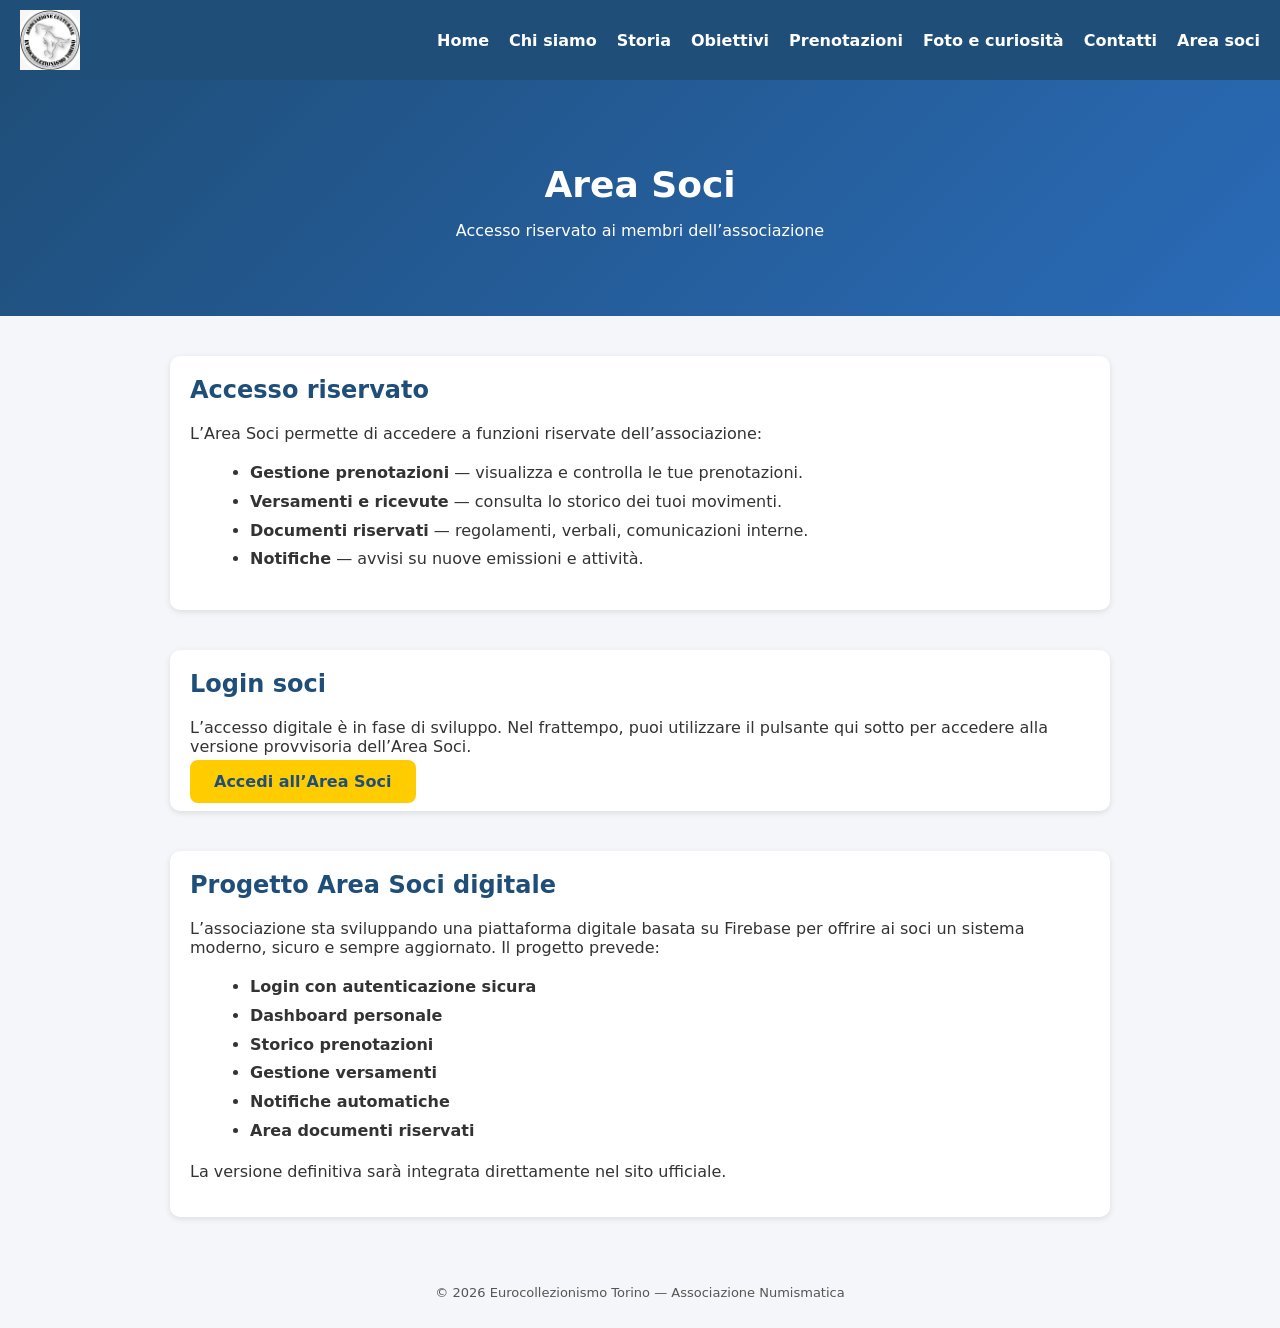
<file: area-soci.html>
<!DOCTYPE html>
<html lang="it">
<head>
  <meta charset="UTF-8">
  <meta name="viewport" content="width=device-width, initial-scale=1.0">
  <title>Area Soci</title>
  <link rel="stylesheet" href="style.css">
</head>

<body>

<!-- NAVBAR -->
<nav class="navbar">
  <img src="img/logo.jpg" class="logo-small" alt="Logo Eurocollezionismo Torino">

  <div class="hamburger" onclick="toggleMenu()">
    <span></span>
    <span></span>
    <span></span>
  </div>

  <ul id="menu">
    <li><a href="index.html">Home</a></li>
    <li><a href="chi-siamo.html">Chi siamo</a></li>
    <li><a href="storia.html">Storia</a></li>
    <li><a href="obiettivi.html">Obiettivi</a></li>
    <li><a href="prenotazioni.html">Prenotazioni</a></li>
    <li><a href="foto-curiosita.html">Foto e curiosità</a></li>
    <li><a href="contatti.html">Contatti</a></li>
    <li><a href="area-soci.html">Area soci</a></li>
  </ul>
</nav>

<!-- HERO -->
<header class="hero">
  <h1>Area Soci</h1>
  <p>Accesso riservato ai membri dell’associazione</p>
</header>

<!-- CONTENUTO -->
<section class="content-section">
  <h2>Accesso riservato</h2>
  <p>
    L’Area Soci permette di accedere a funzioni riservate dell’associazione:
  </p>

  <ul class="values-list">
    <li><strong>Gestione prenotazioni</strong> — visualizza e controlla le tue prenotazioni.</li>
    <li><strong>Versamenti e ricevute</strong> — consulta lo storico dei tuoi movimenti.</li>
    <li><strong>Documenti riservati</strong> — regolamenti, verbali, comunicazioni interne.</li>
    <li><strong>Notifiche</strong> — avvisi su nuove emissioni e attività.</li>
  </ul>
</section>

<section class="content-section">
  <h2>Login soci</h2>
  <p>
    L’accesso digitale è in fase di sviluppo. Nel frattempo, puoi utilizzare il pulsante
    qui sotto per accedere alla versione provvisoria dell’Area Soci.
  </p>

  <div class="centered">
    <a class="cta-button" href="https://eurocollezionismotorino.web.app">
      Accedi all’Area Soci
    </a>
  </div>
</section>

<section class="content-section">
  <h2>Progetto Area Soci digitale</h2>
  <p>
    L’associazione sta sviluppando una piattaforma digitale basata su Firebase per offrire
    ai soci un sistema moderno, sicuro e sempre aggiornato. Il progetto prevede:
  </p>

  <ul class="values-list">
    <li><strong>Login con autenticazione sicura</strong></li>
    <li><strong>Dashboard personale</strong></li>
    <li><strong>Storico prenotazioni</strong></li>
    <li><strong>Gestione versamenti</strong></li>
    <li><strong>Notifiche automatiche</strong></li>
    <li><strong>Area documenti riservati</strong></li>
  </ul>

  <p>
    La versione definitiva sarà integrata direttamente nel sito ufficiale.
  </p>
</section>

<!-- FOOTER -->
<footer>
  <p>© 2026 Eurocollezionismo Torino — Associazione Numismatica</p>
</footer>

<!-- SCRIPT HAMBURGER -->
<script>
  function toggleMenu() {
    const menu = document.getElementById("menu");
    const hamburger = document.querySelector(".hamburger");

    menu.classList.toggle("show");
    hamburger.classList.toggle("active");
  }
</script>

</body>
</html>
</file>
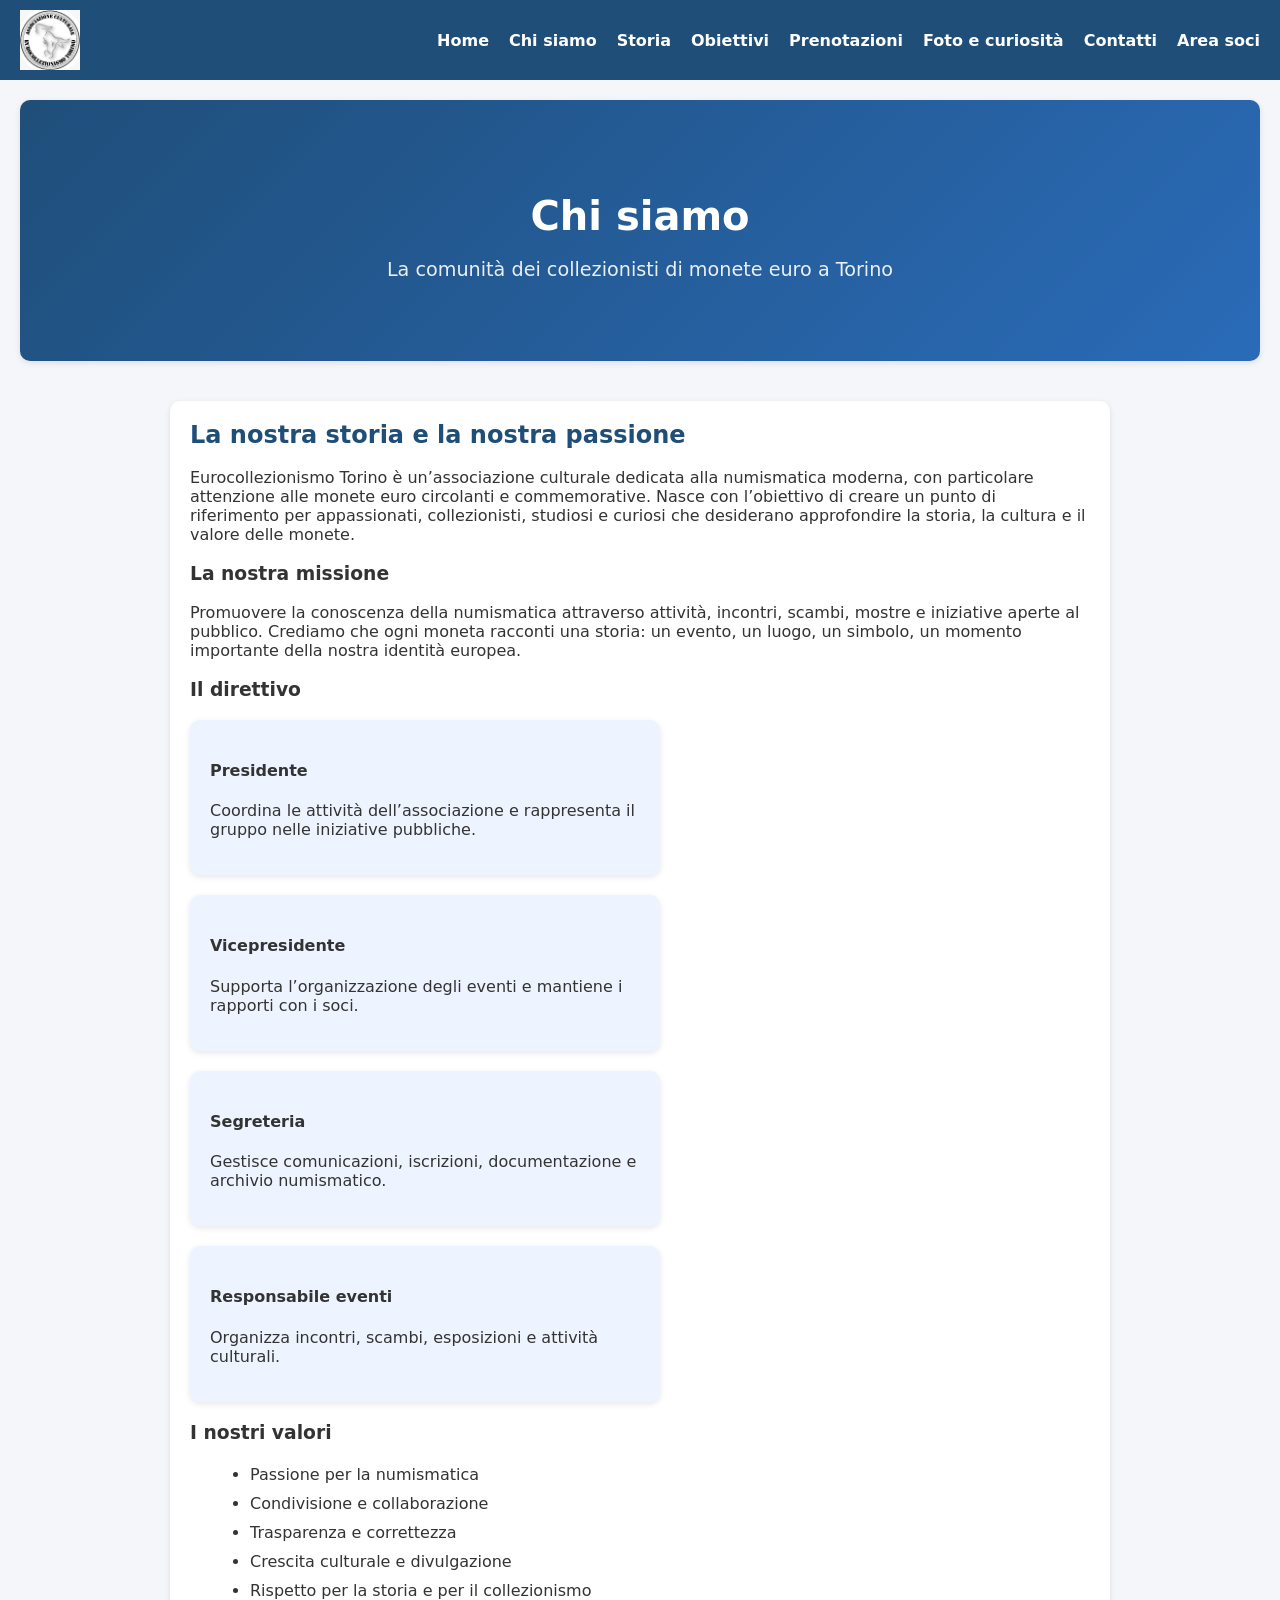
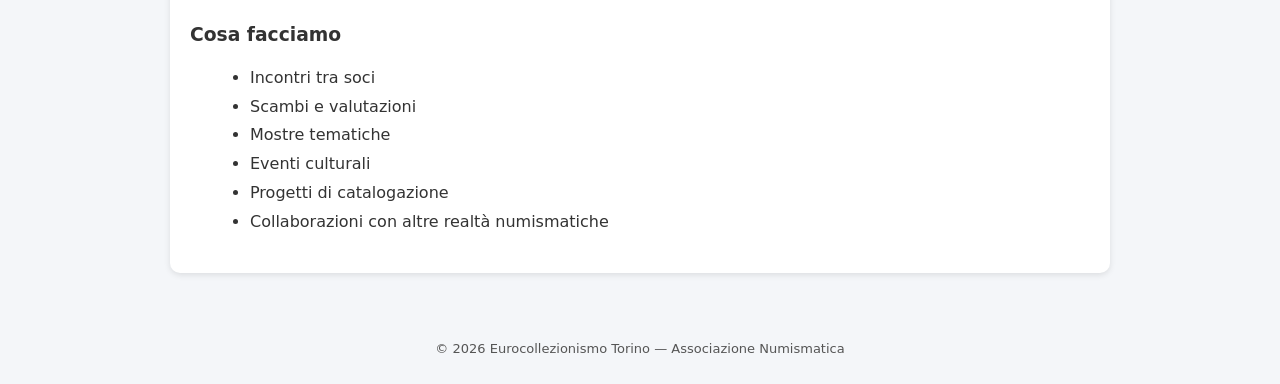
<file: chi-siamo.html>
<!DOCTYPE html>
<html lang="it">
<head>
<meta name="viewport" content="width=device-width, initial-scale=1.0">

  <meta charset="UTF-8">
  <title>Chi siamo - Eurocollezionismo Torino</title>
  <link rel="stylesheet" href="style.css">
</head>
<script>
  function toggleMenu() {
    const menu = document.getElementById("menu");
    const hamburger = document.querySelector(".hamburger");

    menu.classList.toggle("show");
    hamburger.classList.toggle("active");
  }
</script>

<body>

<nav class="navbar">
  <img src="img/logo.jpg" class="logo-small" alt="Logo Eurocollezionismo Torino">

  <div class="hamburger" onclick="toggleMenu()">
    <span></span>
    <span></span>
    <span></span>
  </div>

  <ul id="menu">
    <li><a href="index.html">Home</a></li>
    <li><a href="chi-siamo.html">Chi siamo</a></li>
    <li><a href="storia.html">Storia</a></li>
    <li><a href="obiettivi.html">Obiettivi</a></li>
    <li><a href="prenotazioni.html">Prenotazioni</a></li>
    <li><a href="foto-curiosita.html">Foto e curiosità</a></li>
    <li><a href="contatti.html">Contatti</a></li>
    <li><a href="area-soci.html">Area soci</a></li>
  </ul>
</nav>



<!-- HERO -->
<section class="hero">
  <div class="hero-content">
    <h1>Chi siamo</h1>
    <p>La comunità dei collezionisti di monete euro a Torino</p>
  </div>
</section>

<!-- CONTENUTO PRINCIPALE -->
<section class="content-section">
  <h2>La nostra storia e la nostra passione</h2>
  <p>
    Eurocollezionismo Torino è un’associazione culturale dedicata alla numismatica moderna,
    con particolare attenzione alle monete euro circolanti e commemorative.  
    Nasce con l’obiettivo di creare un punto di riferimento per appassionati, collezionisti,
    studiosi e curiosi che desiderano approfondire la storia, la cultura e il valore delle monete.
  </p>

  <h3>La nostra missione</h3>
  <p>
    Promuovere la conoscenza della numismatica attraverso attività, incontri, scambi,
    mostre e iniziative aperte al pubblico.  
    Crediamo che ogni moneta racconti una storia: un evento, un luogo, un simbolo,
    un momento importante della nostra identità europea.
  </p>

  <h3>Il direttivo</h3>
  <div class="card-container">
    <div class="card">
      <h4>Presidente</h4>
      <p>Coordina le attività dell’associazione e rappresenta il gruppo nelle iniziative pubbliche.</p>
    </div>

    <div class="card">
      <h4>Vicepresidente</h4>
      <p>Supporta l’organizzazione degli eventi e mantiene i rapporti con i soci.</p>
    </div>

    <div class="card">
      <h4>Segreteria</h4>
      <p>Gestisce comunicazioni, iscrizioni, documentazione e archivio numismatico.</p>
    </div>

    <div class="card">
      <h4>Responsabile eventi</h4>
      <p>Organizza incontri, scambi, esposizioni e attività culturali.</p>
    </div>
  </div>

  <h3>I nostri valori</h3>
  <ul class="values-list">
    <li>Passione per la numismatica</li>
    <li>Condivisione e collaborazione</li>
    <li>Trasparenza e correttezza</li>
    <li>Crescita culturale e divulgazione</li>
    <li>Rispetto per la storia e per il collezionismo</li>
  </ul>

  <h3>Cosa facciamo</h3>
  <ul class="activities-list">
    <li>Incontri tra soci</li>
    <li>Scambi e valutazioni</li>
    <li>Mostre tematiche</li>
    <li>Eventi culturali</li>
    <li>Progetti di catalogazione</li>
    <li>Collaborazioni con altre realtà numismatiche</li>
  </ul>
</section>

<!-- FOOTER -->
<footer>
  <p>© 2026 Eurocollezionismo Torino — Associazione Numismatica</p>
</footer>

</body>
</html>
</file>
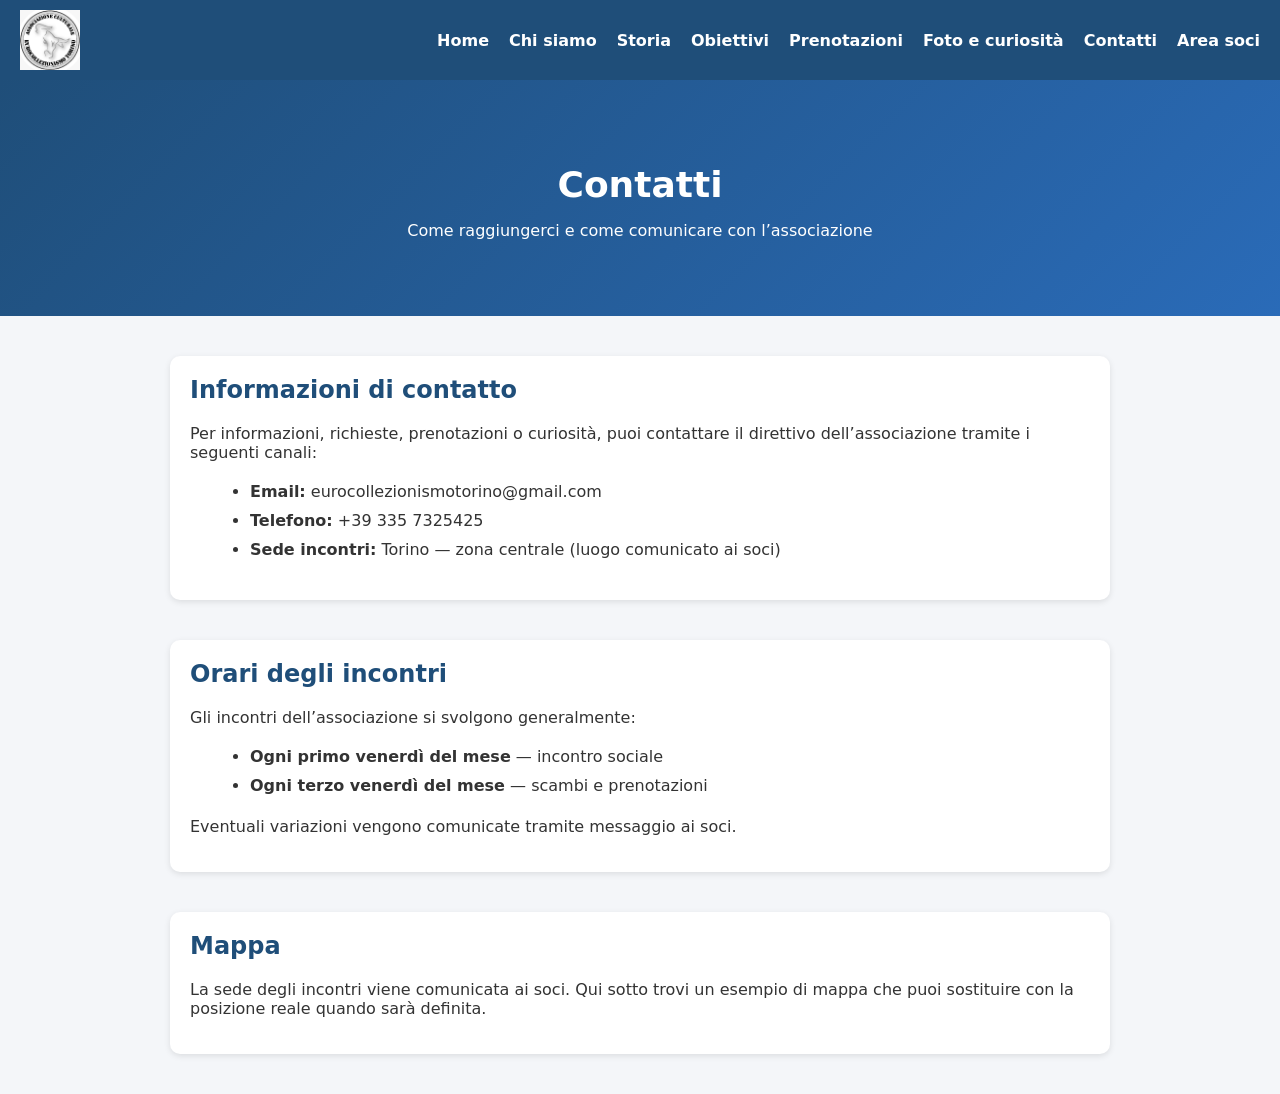
<file: contatti.html>
<!DOCTYPE html>
<html lang="it">
<head>
  <meta charset="UTF-8">
  <meta name="viewport" content="width=device-width, initial-scale=1.0">
  <title>Contatti</title>
  <link rel="stylesheet" href="style.css">
</head>

<body>

<!-- NAVBAR -->
<nav class="navbar">
  <img src="img/logo.jpg" class="logo-small" alt="Logo Eurocollezionismo Torino">

  <div class="hamburger" onclick="toggleMenu()">
    <span></span>
    <span></span>
    <span></span>
  </div>

  <ul id="menu">
    <li><a href="index.html">Home</a></li>
    <li><a href="chi-siamo.html">Chi siamo</a></li>
    <li><a href="storia.html">Storia</a></li>
    <li><a href="obiettivi.html">Obiettivi</a></li>
    <li><a href="prenotazioni.html">Prenotazioni</a></li>
    <li><a href="foto-curiosita.html">Foto e curiosità</a></li>
    <li><a href="contatti.html">Contatti</a></li>
    <li><a href="area-soci.html">Area soci</a></li>
  </ul>
</nav>

<!-- HERO -->
<header class="hero">
  <h1>Contatti</h1>
  <p>Come raggiungerci e come comunicare con l’associazione</p>
</header>

<!-- CONTENUTO -->
<section class="content-section">
  <h2>Informazioni di contatto</h2>
  <p>
    Per informazioni, richieste, prenotazioni o curiosità, puoi contattare il direttivo
    dell’associazione tramite i seguenti canali:
  </p>

  <ul class="values-list">
    <li><strong>Email:</strong> eurocollezionismotorino@gmail.com</li>
    <li><strong>Telefono:</strong> +39 335 7325425</li>
    <li><strong>Sede incontri:</strong> Torino — zona centrale (luogo comunicato ai soci)</li>
  </ul>
</section>

<section class="content-section">
  <h2>Orari degli incontri</h2>
  <p>
    Gli incontri dell’associazione si svolgono generalmente:
  </p>

  <ul class="values-list">
    <li><strong>Ogni primo venerdì del mese</strong> — incontro sociale</li>
    <li><strong>Ogni terzo venerdì del mese</strong> — scambi e prenotazioni</li>
  </ul>

  <p>
    Eventuali variazioni vengono comunicate tramite messaggio ai soci.
  </p>
</section>

<section class="content-section">
  <h2>Mappa</h2>
  <p>
    La sede degli incontri viene comunicata ai soci. Qui sotto trovi un esempio di mappa
    che puoi sostituire con la posizione reale quando sarà definita.
  </p>

  <div class="map-container">
    <iframe
      src="https://www.google.com/maps/embed?pb=!1m18!1m12!1m3!1d2829.937983371954!2d7.686856315535266!3d45.07031297909871!2m3!1f0!2f0!3f0!3m2!1i1024!2i
</file>
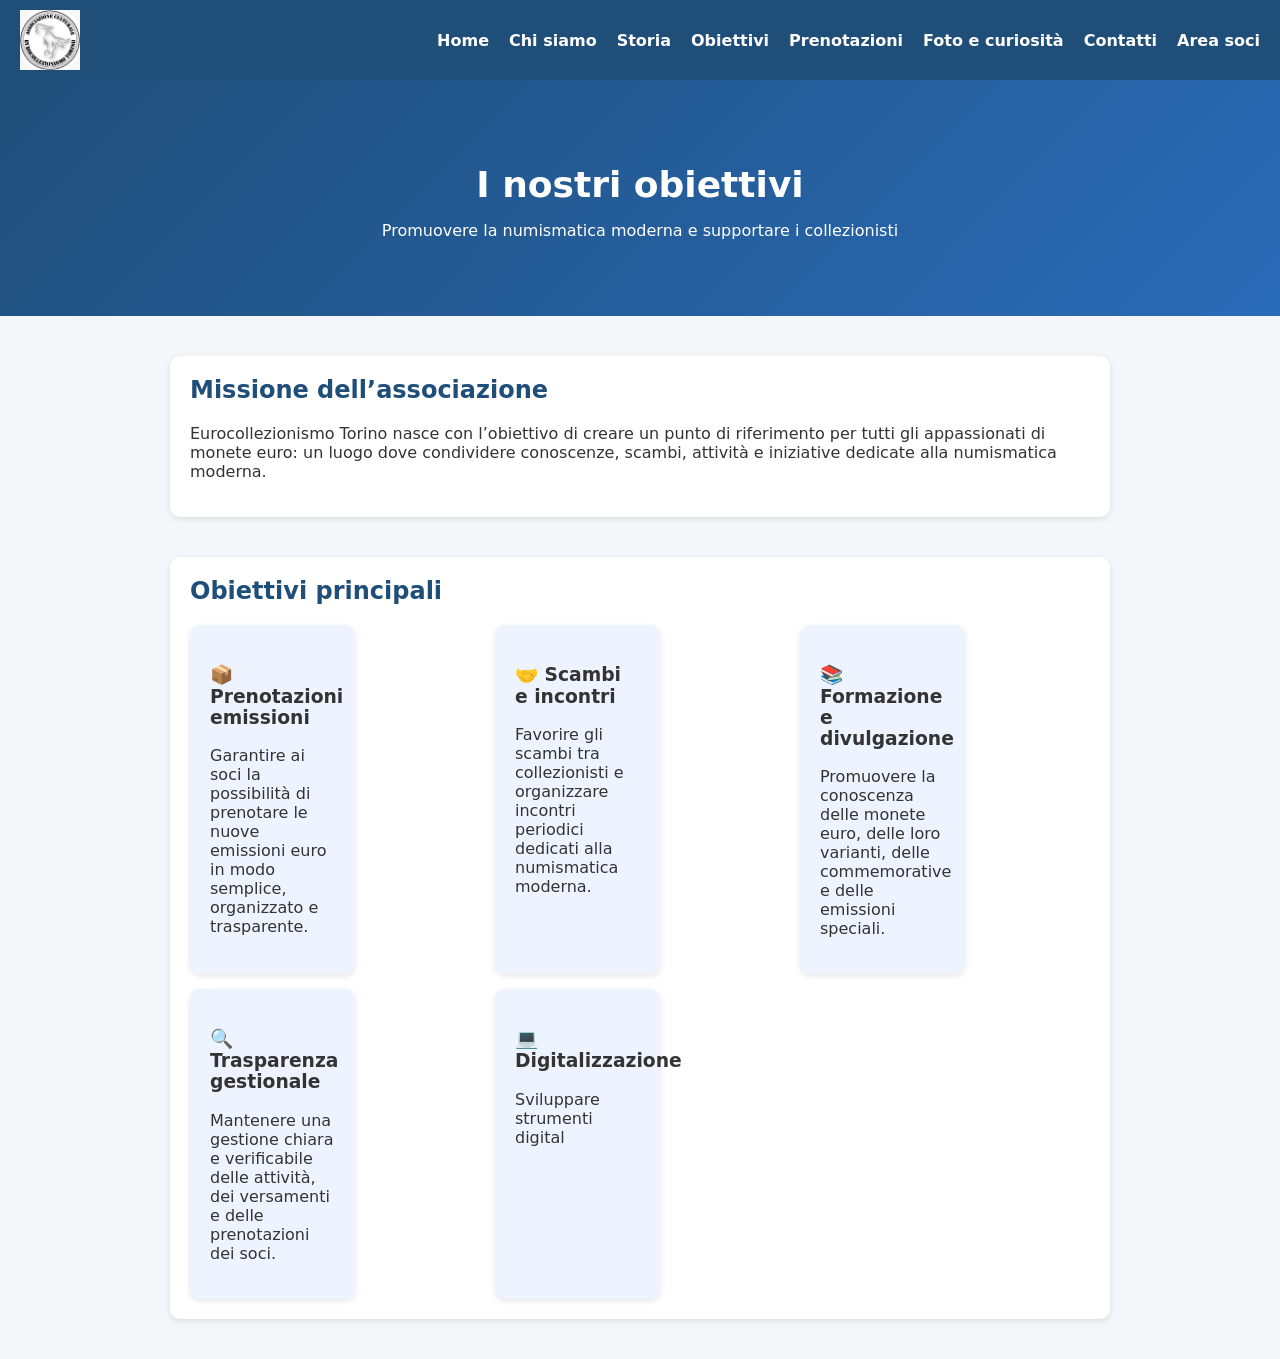
<file: obiettivi.html>
<!DOCTYPE html>
<html lang="it">
<head>
  <meta charset="UTF-8">
  <meta name="viewport" content="width=device-width, initial-scale=1.0">
  <title>Obiettivi dell’Associazione</title>
  <link rel="stylesheet" href="style.css">
</head>

<body>

<!-- NAVBAR -->
<nav class="navbar">
  <img src="img/logo.jpg" class="logo-small" alt="Logo Eurocollezionismo Torino">

  <div class="hamburger" onclick="toggleMenu()">
    <span></span>
    <span></span>
    <span></span>
  </div>

  <ul id="menu">
    <li><a href="index.html">Home</a></li>
    <li><a href="chi-siamo.html">Chi siamo</a></li>
    <li><a href="storia.html">Storia</a></li>
    <li><a href="obiettivi.html">Obiettivi</a></li>
    <li><a href="prenotazioni.html">Prenotazioni</a></li>
    <li><a href="foto-curiosita.html">Foto e curiosità</a></li>
    <li><a href="contatti.html">Contatti</a></li>
    <li><a href="area-soci.html">Area soci</a></li>
  </ul>
</nav>

<!-- HERO -->
<header class="hero">
  <h1>I nostri obiettivi</h1>
  <p>Promuovere la numismatica moderna e supportare i collezionisti</p>
</header>

<!-- CONTENUTO -->
<section class="content-section">
  <h2>Missione dell’associazione</h2>
  <p>
    Eurocollezionismo Torino nasce con l’obiettivo di creare un punto di riferimento
    per tutti gli appassionati di monete euro: un luogo dove condividere conoscenze,
    scambi, attività e iniziative dedicate alla numismatica moderna.
  </p>
</section>

<section class="content-section">
  <h2>Obiettivi principali</h2>

  <div class="grid">
    <div class="card">
      <h3>📦 Prenotazioni emissioni</h3>
      <p>
        Garantire ai soci la possibilità di prenotare le nuove emissioni euro
        in modo semplice, organizzato e trasparente.
      </p>
    </div>

    <div class="card">
      <h3>🤝 Scambi e incontri</h3>
      <p>
        Favorire gli scambi tra collezionisti e organizzare incontri periodici
        dedicati alla numismatica moderna.
      </p>
    </div>

    <div class="card">
      <h3>📚 Formazione e divulgazione</h3>
      <p>
        Promuovere la conoscenza delle monete euro, delle loro varianti,
        delle commemorative e delle emissioni speciali.
      </p>
    </div>

    <div class="card">
      <h3>🔍 Trasparenza gestionale</h3>
      <p>
        Mantenere una gestione chiara e verificabile delle attività,
        dei versamenti e delle prenotazioni dei soci.
      </p>
    </div>

    <div class="card">
      <h3>💻 Digitalizzazione</h3>
      <p>
        Sviluppare strumenti digital
</file>
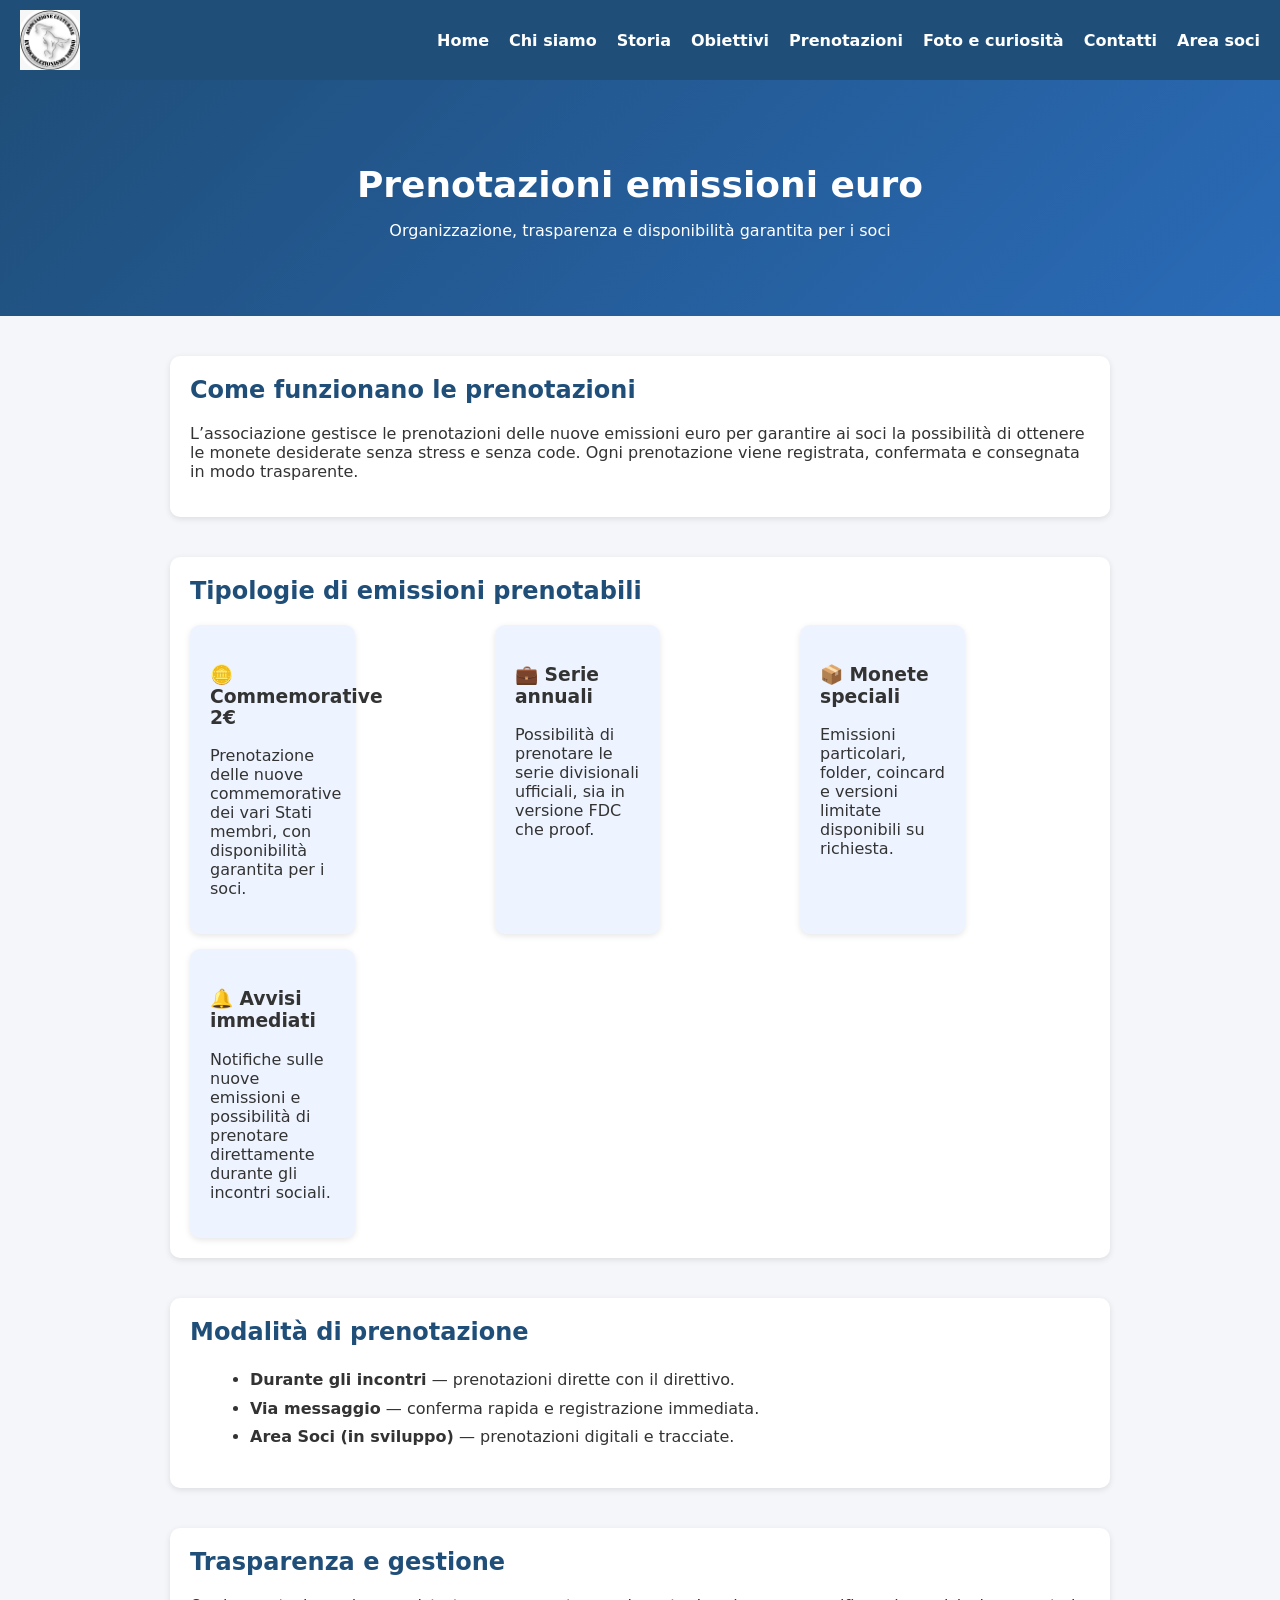
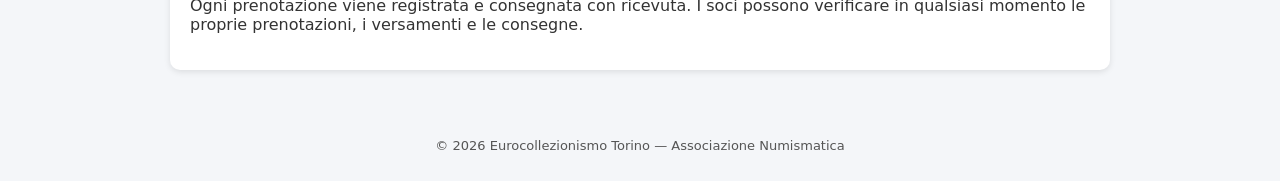
<file: prenotazioni.html>
<!DOCTYPE html>
<html lang="it">
<head>
  <meta charset="UTF-8">
  <meta name="viewport" content="width=device-width, initial-scale=1.0">
  <title>Prenotazioni Emissioni Euro</title>
  <link rel="stylesheet" href="style.css">
</head>

<body>

<!-- NAVBAR -->
<nav class="navbar">
  <img src="img/logo.jpg" class="logo-small" alt="Logo Eurocollezionismo Torino">

  <div class="hamburger" onclick="toggleMenu()">
    <span></span>
    <span></span>
    <span></span>
  </div>

  <ul id="menu">
    <li><a href="index.html">Home</a></li>
    <li><a href="chi-siamo.html">Chi siamo</a></li>
    <li><a href="storia.html">Storia</a></li>
    <li><a href="obiettivi.html">Obiettivi</a></li>
    <li><a href="prenotazioni.html">Prenotazioni</a></li>
    <li><a href="foto-curiosita.html">Foto e curiosità</a></li>
    <li><a href="contatti.html">Contatti</a></li>
    <li><a href="area-soci.html">Area soci</a></li>
  </ul>
</nav>

<!-- HERO -->
<header class="hero">
  <h1>Prenotazioni emissioni euro</h1>
  <p>Organizzazione, trasparenza e disponibilità garantita per i soci</p>
</header>

<!-- CONTENUTO -->
<section class="content-section">
  <h2>Come funzionano le prenotazioni</h2>
  <p>
    L’associazione gestisce le prenotazioni delle nuove emissioni euro per garantire
    ai soci la possibilità di ottenere le monete desiderate senza stress e senza code.
    Ogni prenotazione viene registrata, confermata e consegnata in modo trasparente.
  </p>
</section>

<section class="content-section">
  <h2>Tipologie di emissioni prenotabili</h2>

  <div class="grid">
    <div class="card">
      <h3>🪙 Commemorative 2€</h3>
      <p>
        Prenotazione delle nuove commemorative dei vari Stati membri,
        con disponibilità garantita per i soci.
      </p>
    </div>

    <div class="card">
      <h3>💼 Serie annuali</h3>
      <p>
        Possibilità di prenotare le serie divisionali ufficiali,
        sia in versione FDC che proof.
      </p>
    </div>

    <div class="card">
      <h3>📦 Monete speciali</h3>
      <p>
        Emissioni particolari, folder, coincard e versioni limitate
        disponibili su richiesta.
      </p>
    </div>

    <div class="card">
      <h3>🔔 Avvisi immediati</h3>
      <p>
        Notifiche sulle nuove emissioni e possibilità di prenotare
        direttamente durante gli incontri sociali.
      </p>
    </div>
  </div>
</section>

<section class="content-section">
  <h2>Modalità di prenotazione</h2>
  <ul class="values-list">
    <li><strong>Durante gli incontri</strong> — prenotazioni dirette con il direttivo.</li>
    <li><strong>Via messaggio</strong> — conferma rapida e registrazione immediata.</li>
    <li><strong>Area Soci (in sviluppo)</strong> — prenotazioni digitali e tracciate.</li>
  </ul>
</section>

<section class="content-section">
  <h2>Trasparenza e gestione</h2>
  <p>
    Ogni prenotazione viene registrata e consegnata con ricevuta.
    I soci possono verificare in qualsiasi momento le proprie prenotazioni,
    i versamenti e le consegne.
  </p>
</section>

<!-- FOOTER -->
<footer>
  <p>© 2026 Eurocollezionismo Torino — Associazione Numismatica</p>
</footer>

<!-- SCRIPT HAMBURGER -->
<script>
  function toggleMenu() {
    const menu = document.getElementById("menu");
    const hamburger = document.querySelector(".hamburger");

    menu.classList.toggle("show");
    hamburger.classList.toggle("active");
  }
</script>

</body>
</html>
</file>
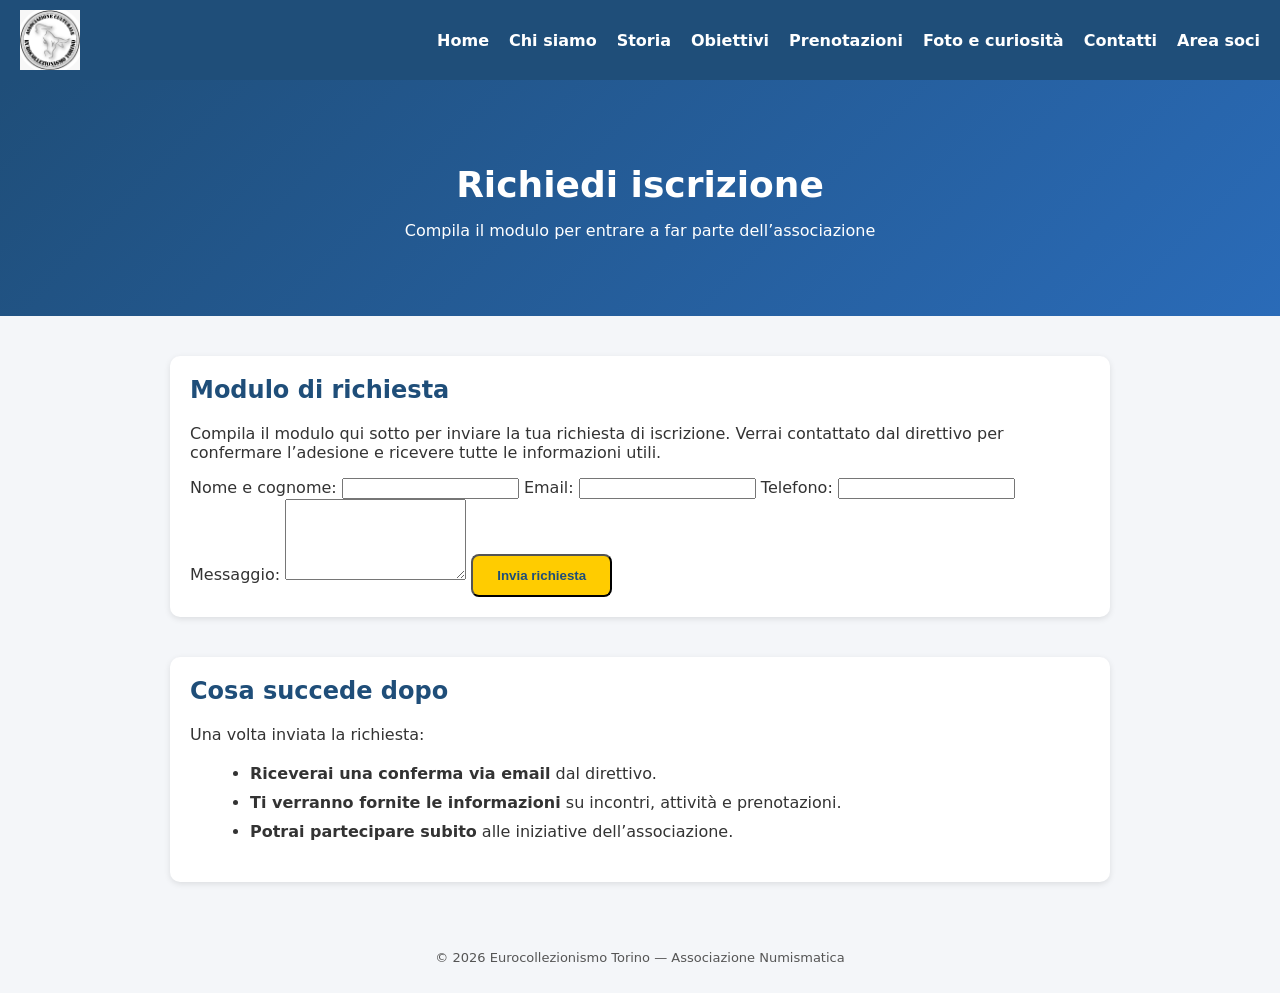
<file: richiedi iscrizione.html>
<!DOCTYPE html>
<html lang="it">
<head>
  <meta charset="UTF-8">
  <meta name="viewport" content="width=device-width, initial-scale=1.0">
  <title>Richiedi iscrizione</title>
  <link rel="stylesheet" href="style.css">
</head>

<body>

<!-- NAVBAR -->
<nav class="navbar">
  <img src="img/logo.jpg" class="logo-small" alt="Logo Eurocollezionismo Torino">

  <div class="hamburger" onclick="toggleMenu()">
    <span></span>
    <span></span>
    <span></span>
  </div>

  <ul id="menu">
    <li><a href="index.html">Home</a></li>
    <li><a href="chi-siamo.html">Chi siamo</a></li>
    <li><a href="storia.html">Storia</a></li>
    <li><a href="obiettivi.html">Obiettivi</a></li>
    <li><a href="prenotazioni.html">Prenotazioni</a></li>
    <li><a href="foto-curiosita.html">Foto e curiosità</a></li>
    <li><a href="contatti.html">Contatti</a></li>
    <li><a href="area-soci.html">Area soci</a></li>
  </ul>
</nav>

<!-- HERO -->
<header class="hero">
  <h1>Richiedi iscrizione</h1>
  <p>Compila il modulo per entrare a far parte dell’associazione</p>
</header>

<!-- CONTENUTO -->
<section class="content-section">
  <h2>Modulo di richiesta</h2>
  <p>
    Compila il modulo qui sotto per inviare la tua richiesta di iscrizione.
    Verrai contattato dal direttivo per confermare l’adesione e ricevere tutte le informazioni utili.
  </p>

  <form action="mailto:eurocollezionismotorino@gmail.com" method="post" enctype="text/plain" class="form-box">

    <label>Nome e cognome:</label>
    <input type="text" name="nome" required>

    <label>Email:</label>
    <input type="email" name="email" required>

    <label>Telefono:</label>
    <input type="tel" name="telefono">

    <label>Messaggio:</label>
    <textarea name="messaggio" rows="5"></textarea>

    <button type="submit" class="cta-button">Invia richiesta</button>
  </form>
</section>

<section class="content-section">
  <h2>Cosa succede dopo</h2>
  <p>
    Una volta inviata la richiesta:
  </p>

  <ul class="values-list">
    <li><strong>Riceverai una conferma via email</strong> dal direttivo.</li>
    <li><strong>Ti verranno fornite le informazioni</strong> su incontri, attività e prenotazioni.</li>
    <li><strong>Potrai partecipare subito</strong> alle iniziative dell’associazione.</li>
  </ul>
</section>

<!-- FOOTER -->
<footer>
  <p>© 2026 Eurocollezionismo Torino — Associazione Numismatica</p>
</footer>

<!-- SCRIPT HAMBURGER -->
<script>
  function toggleMenu() {
    const menu = document.getElementById("menu");
    const hamburger = document.querySelector(".hamburger");

    menu.classList.toggle("show");
    hamburger.classList.toggle("active");
  }
</script>

</body>
</html>
</file>
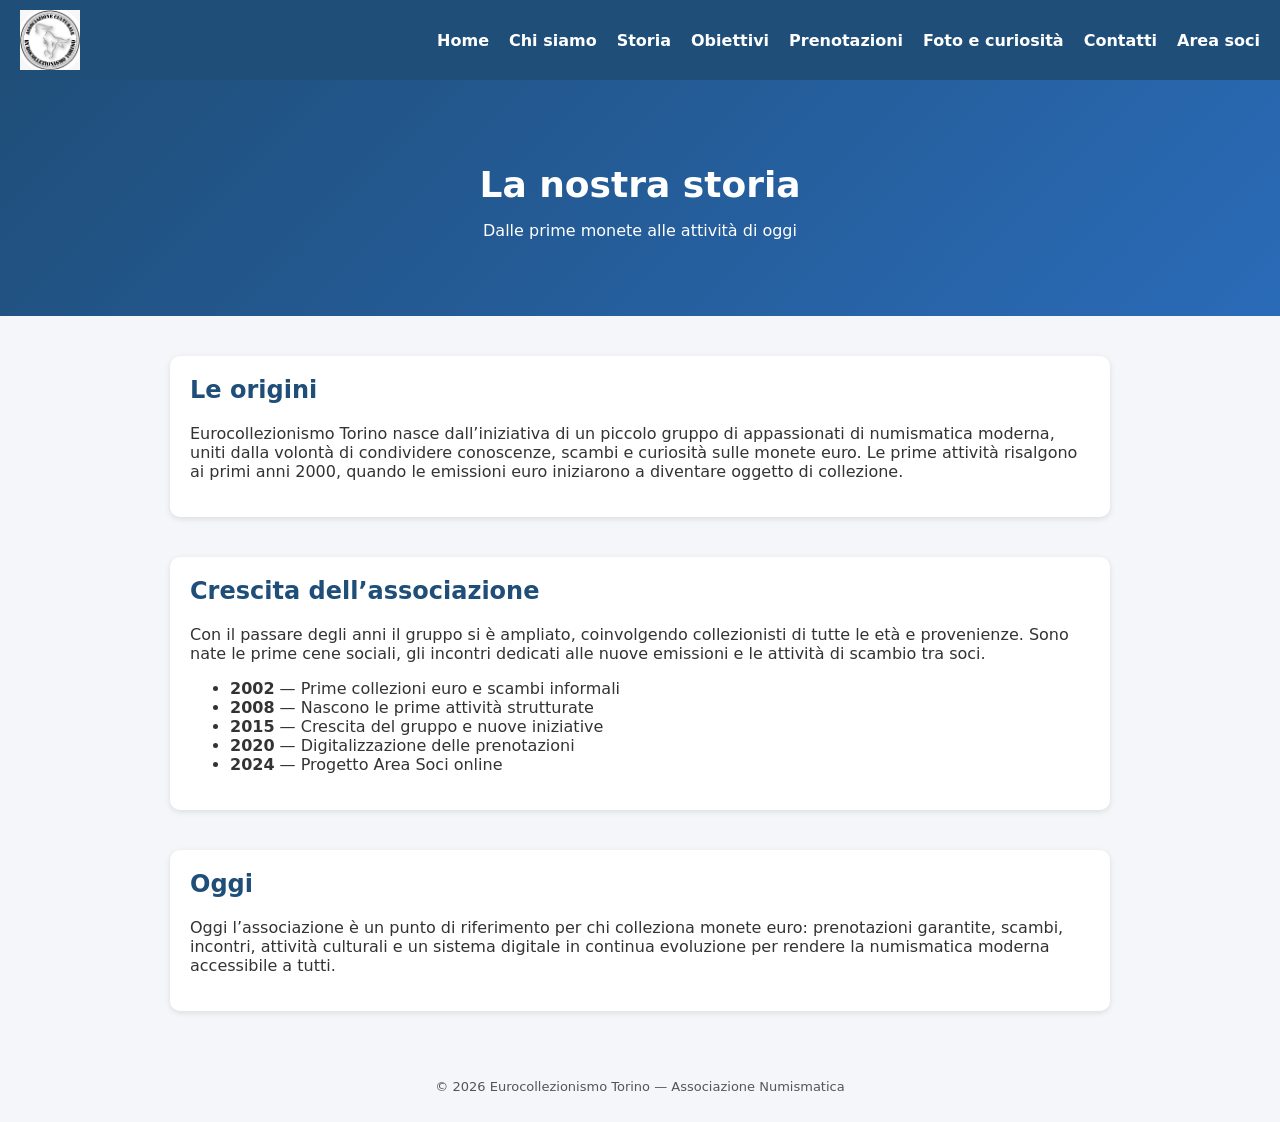
<file: storia.html>
<!DOCTYPE html>
<html lang="it">
<head>
  <meta charset="UTF-8">
  <meta name="viewport" content="width=device-width, initial-scale=1.0">
  <title>Storia dell’Associazione</title>
  <link rel="stylesheet" href="style.css">
</head>

<body>

<!-- NAVBAR -->
<nav class="navbar">
  <img src="img/logo.jpg" class="logo-small" alt="Logo Eurocollezionismo Torino">

  <div class="hamburger" onclick="toggleMenu()">
    <span></span>
    <span></span>
    <span></span>
  </div>

  <ul id="menu">
    <li><a href="index.html">Home</a></li>
    <li><a href="chi-siamo.html">Chi siamo</a></li>
    <li><a href="storia.html">Storia</a></li>
    <li><a href="obiettivi.html">Obiettivi</a></li>
    <li><a href="prenotazioni.html">Prenotazioni</a></li>
    <li><a href="foto-curiosita.html">Foto e curiosità</a></li>
    <li><a href="contatti.html">Contatti</a></li>
    <li><a href="area-soci.html">Area soci</a></li>
  </ul>
</nav>

<!-- HERO -->
<header class="hero">
  <h1>La nostra storia</h1>
  <p>Dalle prime monete alle attività di oggi</p>
</header>

<!-- CONTENUTO -->
<section class="content-section">
  <h2>Le origini</h2>
  <p>
    Eurocollezionismo Torino nasce dall’iniziativa di un piccolo gruppo di appassionati
    di numismatica moderna, uniti dalla volontà di condividere conoscenze, scambi e
    curiosità sulle monete euro. Le prime attività risalgono ai primi anni 2000,
    quando le emissioni euro iniziarono a diventare oggetto di collezione.
  </p>
</section>

<section class="content-section">
  <h2>Crescita dell’associazione</h2>
  <p>
    Con il passare degli anni il gruppo si è ampliato, coinvolgendo collezionisti di
    tutte le età e provenienze. Sono nate le prime cene sociali, gli incontri dedicati
    alle nuove emissioni e le attività di scambio tra soci.
  </p>

  <ul class="timeline">
    <li><strong>2002</strong> — Prime collezioni euro e scambi informali</li>
    <li><strong>2008</strong> — Nascono le prime attività strutturate</li>
    <li><strong>2015</strong> — Crescita del gruppo e nuove iniziative</li>
    <li><strong>2020</strong> — Digitalizzazione delle prenotazioni</li>
    <li><strong>2024</strong> — Progetto Area Soci online</li>
  </ul>
</section>

<section class="content-section">
  <h2>Oggi</h2>
  <p>
    Oggi l’associazione è un punto di riferimento per chi colleziona monete euro:
    prenotazioni garantite, scambi, incontri, attività culturali e un sistema digitale
    in continua evoluzione per rendere la numismatica moderna accessibile a tutti.
  </p>
</section>

<!-- FOOTER -->
<footer>
  <p>© 2026 Eurocollezionismo Torino — Associazione Numismatica</p>
</footer>

<!-- SCRIPT HAMBURGER -->
<script>
  function toggleMenu() {
    const menu = document.getElementById("menu");
    const hamburger = document.querySelector(".hamburger");

    menu.classList.toggle("show");
    hamburger.classList.toggle("active");
  }
</script>

</body>
</html>
</file>
<file: style.css>
body {
  font-family: system-ui, sans-serif;
  margin: 0;
  background: #f4f6f9;
  color: #333;
}

.hero {
  background: linear-gradient(135deg, #1f4e79, #2a6bb8);
  color: white;
  padding: 60px 20px;
  text-align: center;
}

.hero h1 {
  font-size: 36px;
  margin-bottom: 10px;
}

.cta-button {
  background-color: #ffcc00;
  color: #1f4e79;
  font-weight: bold;
  padding: 12px 24px;
  border-radius: 8px;
  text-decoration: none;
  transition: background-color 0.3s;
}

.cta-button:hover {
  background-color: #ffd633;
}

section {
  background: white;
  margin: 20px;
  padding: 25px;
  border-radius: 10px;
  box-shadow: 0 2px 6px rgba(0,0,0,0.1);
}

h2 {
  margin-top: 0;
  color: #1f4e79;
}

.grid {
  display: grid;
  grid-template-columns: repeat(auto-fit, minmax(220px, 1fr));
  gap: 15px;
}

.card {
  background: #eef4ff;
  padding: 15px;
  border-radius: 8px;
  box-shadow: 0 1px 3px rgba(0,0,0,0.1);
}

.features li {
  margin: 8px 0;
  font-size: 16px;
}

footer {
  text-align: center;
  padding: 15px;
  font-size: 13px;
  color: #555;
}
.logo {
  width: 120px;
  height: auto;
  margin-bottom: 20px;
  filter: drop-shadow(0 2px 4px rgba(0,0,0,0.3));
}

.navbar {
  background-color: #1f4e79;
  color: white;
  display: flex;
  justify-content: space-between;
  align-items: center;
  padding: 10px 20px;
}

.logo-small {
  width: 60px;
  height: auto;
}

.navbar ul {
  list-style: none;
  display: flex;
  gap: 20px;
  margin: 0;
  padding: 0;
}

.navbar a {
  color: white;
  text-decoration: none;
  font-weight: bold;
}
.page-container {
  max-width: 900px;
  margin: 40px auto;
  padding: 20px;
}

.card-container {
  display: flex;
  flex-wrap: wrap;
  gap: 20px;
  margin: 20px 0;
}

.card {
  background: #eef4ff;
  padding: 20px;
  border-radius: 10px;
  width: calc(50% - 20px);
  box-shadow: 0 2px 6px rgba(0,0,0,0.1);
}

.values-list, .activities-list {
  margin-left: 20px;
  line-height: 1.8;
}
.hero {
  background-color: #1f4e79;
  color: white;
  text-align: center;
  padding: 60px 20px;
}

.hero-content h1 {
  font-size: 2.5em;
  margin-bottom: 10px;
}

.hero-content p {
  font-size: 1.2em;
  opacity: 0.9;
}

.content-section {
  max-width: 900px;
  margin: 40px auto;
  padding: 20px;
}

.card-container {
  display: flex;
  flex-wrap: wrap;
  gap: 20px;
  margin: 20px 0;
}

.card {
  background: #eef4ff;
  padding: 20px;
  border-radius: 10px;
  width: calc(50% - 20px);
  box-shadow: 0 2px 6px rgba(0,0,0,0.1);
}

.values-list, .activities-list {
  margin-left: 20px;
  line-height: 1.8;
}
/* --- MENU HAMBURGER --- */
.hamburger {
  display: none;
  flex-direction: column;
  cursor: pointer;
  margin-right: 20px;
}

.hamburger span {
  height: 3px;
  width: 25px;
  background: white;
  margin: 4px 0;
  transition: 0.4s;
}

/* Animazione X */
.hamburger.active span:nth-child(1) {
  transform: rotate(45deg) translate(5px, 5px);
}
.hamburger.active span:nth-child(2) {
  opacity: 0;
}
.hamburger.active span:nth-child(3) {
  transform: rotate(-45deg) translate(6px, -6px);
}

/* --- VERSIONE MOBILE --- */
@media (max-width: 768px) {
  .navbar {
    display: flex;
    justify-content: space-between;
    align-items: center;
  }

  .hamburger {
    display: flex;
  }

  .navbar ul {
    display: none;
    flex-direction: column;
    width: 100%;
    background-color: #1f4e79;
    padding: 20px 0;
    margin: 0;
  }

  .navbar ul.show {
    display: flex;
  }

  .navbar ul li {
    margin: 10px 0;
    text-align: center;
  }

  .navbar ul li a {
    font-size: 1.2em;
  }
}
</file>
